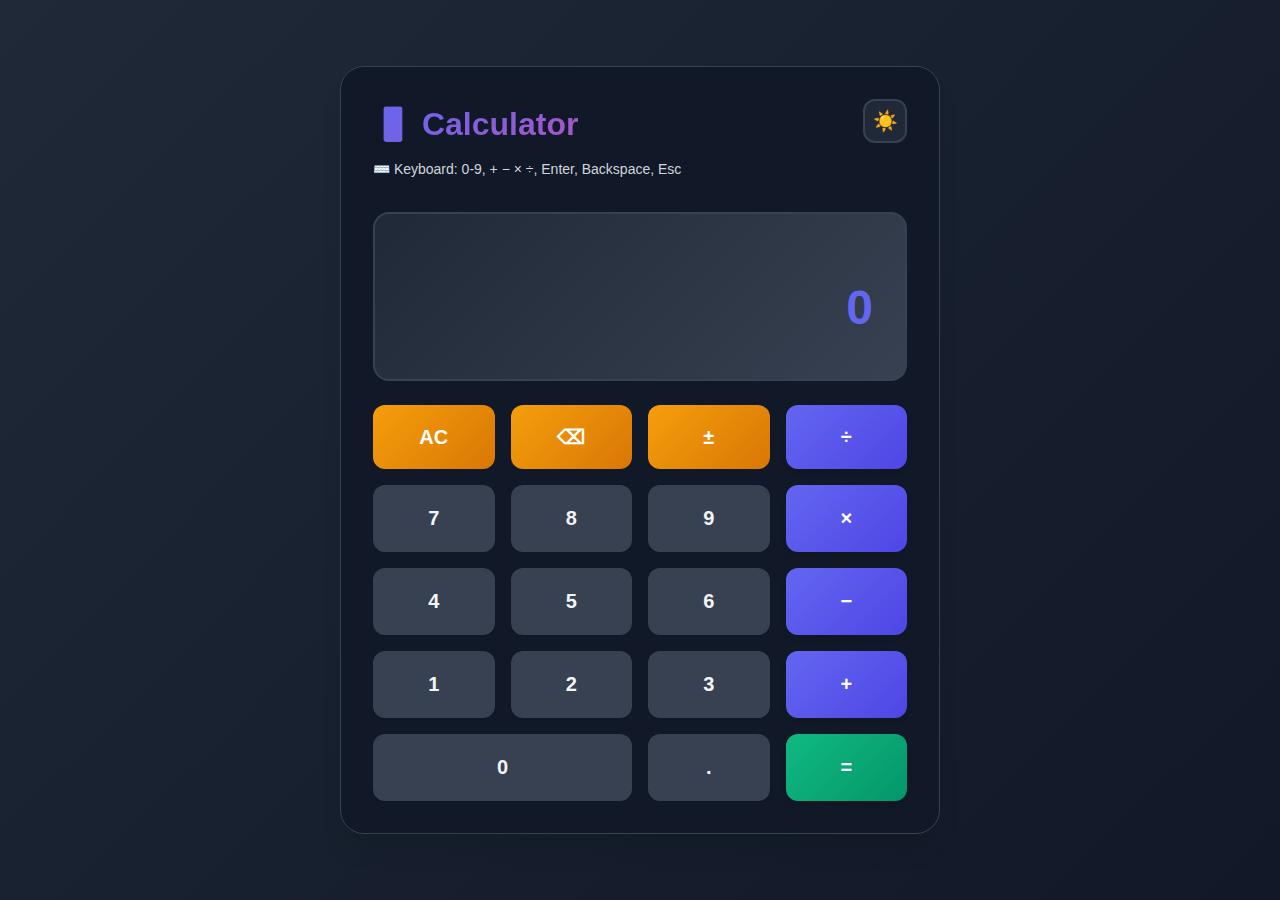
<file: calculator/index.html>
<!DOCTYPE html>
<html lang="en">
  <head>
    <meta charset="UTF-8" />
    <meta name="viewport" content="width=device-width, initial-scale=1.0" />
    <title>Modern Calculator</title>
    <link rel="stylesheet" href="./style.css" />
  </head>
  <body>
    <main class="app">
      <section class="card">
        <div class="header-top">
          <header class="header">
            <h1>📱 Calculator</h1>
            <p class="sub">⌨️ Keyboard: 0-9, + − × ÷, Enter, Backspace, Esc</p>
          </header>
          <button class="theme-toggle" id="themeToggle" aria-label="Toggle theme">🌙</button>
        </div>

        <div class="display" aria-live="polite" role="status">
          <div class="expression" id="expression"></div>
          <div class="result" id="result">0</div>
        </div>

        <div class="grid" id="keys">
          <button class="key key--fn" data-action="clear" aria-label="Clear all">AC</button>
          <button class="key key--fn" data-action="backspace" aria-label="Backspace">⌫</button>
          <button class="key key--fn" data-action="sign" aria-label="Toggle sign">±</button>
          <button class="key key--op" data-op="/" aria-label="Divide">÷</button>

          <button class="key" data-digit="7">7</button>
          <button class="key" data-digit="8">8</button>
          <button class="key" data-digit="9">9</button>
          <button class="key key--op" data-op="*" aria-label="Multiply">×</button>

          <button class="key" data-digit="4">4</button>
          <button class="key" data-digit="5">5</button>
          <button class="key" data-digit="6">6</button>
          <button class="key key--op" data-op="-" aria-label="Subtract">−</button>

          <button class="key" data-digit="1">1</button>
          <button class="key" data-digit="2">2</button>
          <button class="key" data-digit="3">3</button>
          <button class="key key--op" data-op="+" aria-label="Add">+</button>

          <button class="key key--wide" data-digit="0">0</button>
          <button class="key" data-action="dot" aria-label="Decimal point">.</button>
          <button class="key key--eq" data-action="equals" aria-label="Equals">=</button>
        </div>
      </section>
    </main>

    <script src="./script.js"></script>
  </body>
</html>
</file>
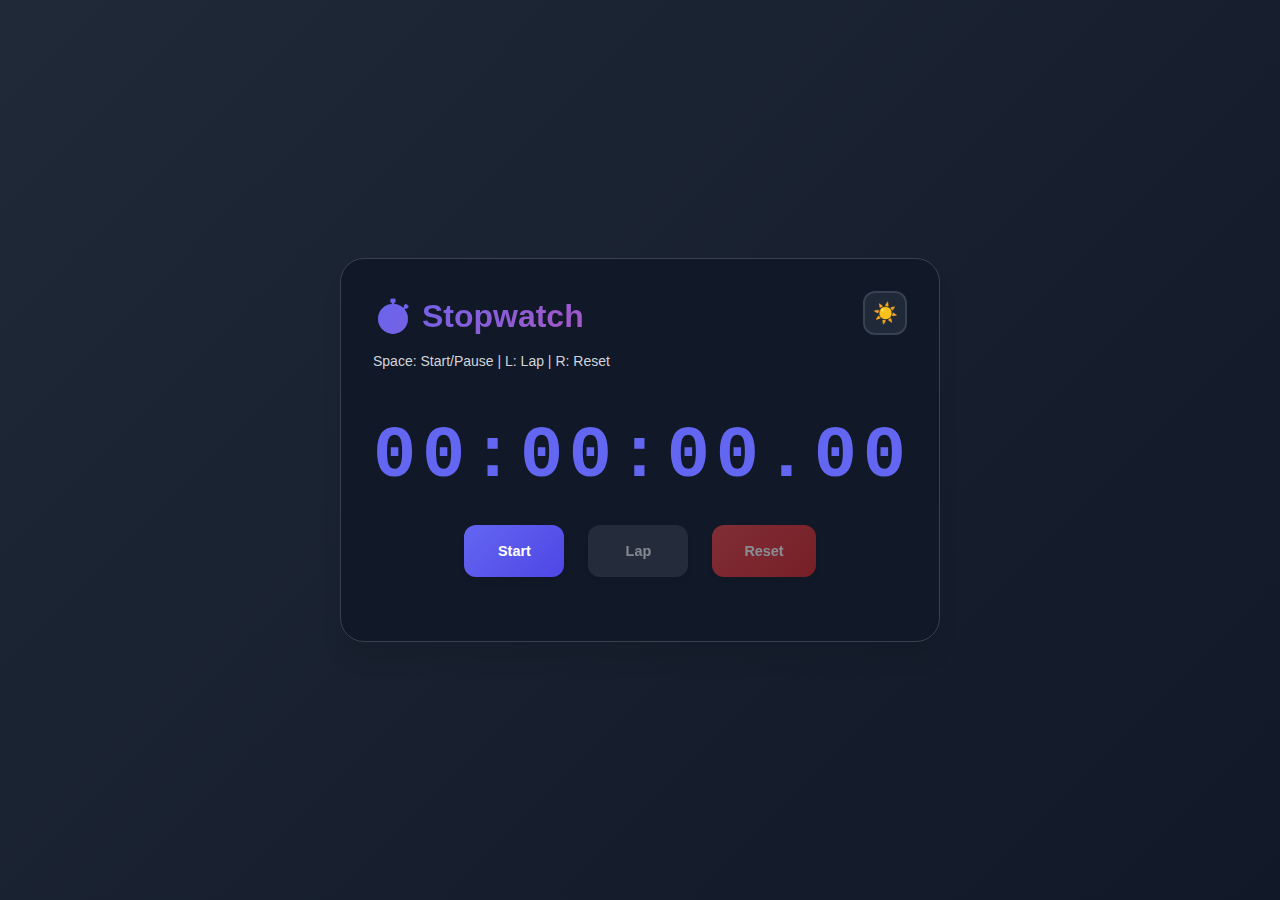
<file: stopwatch/index.html>
<!DOCTYPE html>
<html lang="en">
  <head>
    <meta charset="UTF-8" />
    <meta name="viewport" content="width=device-width, initial-scale=1.0" />
    <title>Modern Stopwatch</title>
    <link rel="stylesheet" href="./style.css" />
  </head>
  <body>
    <main class="app">
      <section class="card">
        <div class="header-top">
          <header class="header">
            <h1>⏱️ Stopwatch</h1>
            <p class="sub">Space: Start/Pause | L: Lap | R: Reset</p>
          </header>
          <button class="theme-toggle" id="themeToggle" aria-label="Toggle theme">🌙</button>
        </div>

        <div class="time" id="time" aria-live="polite" role="status">00:00:00.00</div>

        <div class="controls controls--3">
          <button class="btn btn--primary" id="startPause" aria-label="Start or pause the stopwatch">Start</button>
          <button class="btn btn--secondary" id="lap" disabled aria-label="Record a lap time">Lap</button>
          <button class="btn btn--danger" id="reset" disabled aria-label="Reset the stopwatch">Reset</button>
        </div>

        <div class="lap-list" id="lapList" aria-live="polite" aria-label="Lap times"></div>
      </section>
    </main>

    <script src="./script.js"></script>
  </body>
</html>
</file>
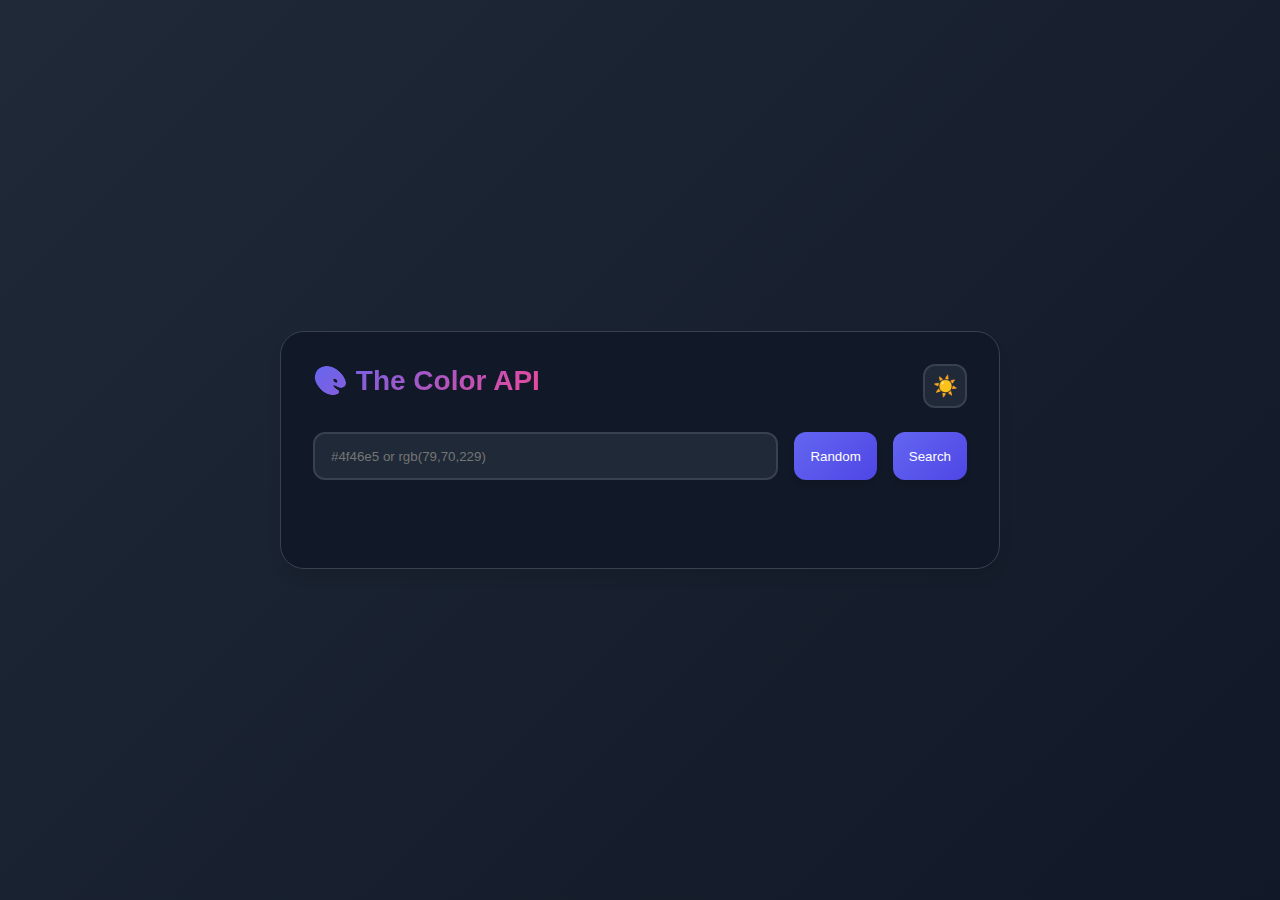
<file: the-color/index.html>
<!DOCTYPE html>
<html lang="en">
  <head>
    <meta charset="UTF-8" />
    <meta name="viewport" content="width=device-width, initial-scale=1.0" />
    <title>The Color</title>
    <link rel="stylesheet" href="./style.css" />
  </head>
  <body>
    <main class="app">
      <section class="card">
        <div class="header-top">
          <header class="header">
            <h1>🎨 The Color API</h1>
          </header>
          <button id="themeToggle" class="theme-toggle" aria-label="Toggle theme">🌙</button>
        </div>

        <div class="input-row">
          <input id="hexInput" type="text" placeholder="#4f46e5 or rgb(79,70,229)" aria-label="Enter color" />
          <button id="randomBtn" class="btn-primary" aria-label="Random color">Random</button>
          <button id="searchBtn" class="btn-primary" aria-label="Search color">Search</button>
          <button id="loadMoreBtn" class="btn-secondary hidden" aria-label="Load more random colors">Load More</button>
        </div>

        <p id="status" class="status" aria-live="polite"></p>
        <div id="errorBox" class="error-box hidden" role="alert"></div>

        <!-- Color Result -->
        <div id="colorResult" class="color-result hidden">
          <div class="swatch" id="swatch" aria-label="Color swatch"></div>
          <div class="color-info">
            <h2 id="name"></h2>
            <div class="info-grid">
              <div class="info-item"><span class="label">HEX</span><span id="hex" class="value"></span></div>
              <div class="info-item"><span class="label">RGB</span><span id="rgb" class="value"></span></div>
              <div class="info-item"><span class="label">HSL</span><span id="hsl" class="value"></span></div>
              <div class="info-item"><span class="label">CMYK</span><span id="cmyk" class="value"></span></div>
            </div>
          </div>
        </div>

        <!-- Palette -->
        <div id="paletteBox" class="palette hidden">
          <h3 class="palette-title">🎯 Suggested Palette</h3>
          <div id="paletteGrid" class="palette-grid"></div>
        </div>
      </section>
    </main>

    <script src="./script.js"></script>
  </body>
</html>
</file>
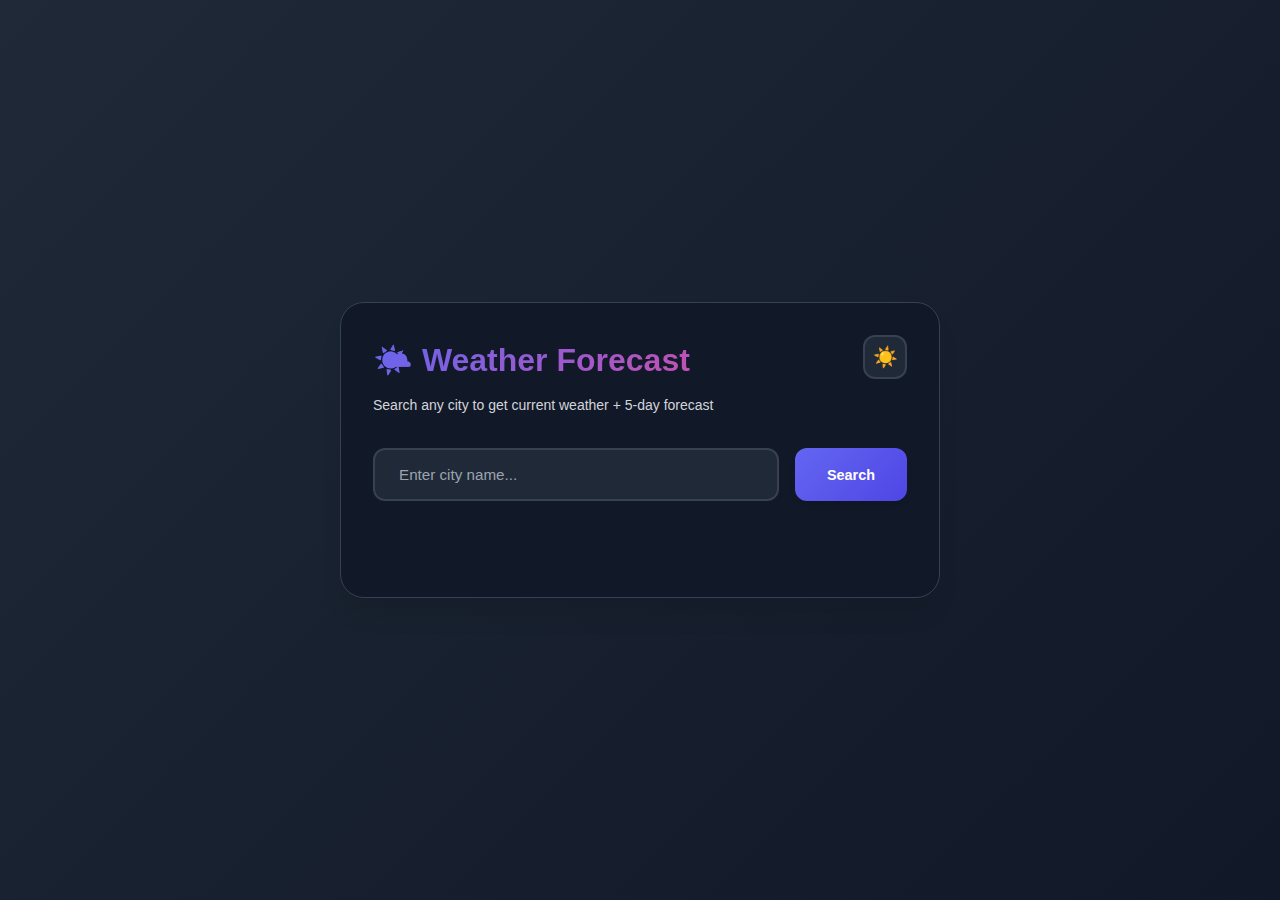
<file: weather-api/index.html>
<!DOCTYPE html>
<html lang="en">
<head>
  <meta charset="UTF-8" />
  <title>Modern Weather App</title>
  <meta name="viewport" content="width=device-width, initial-scale=1" />
  <link rel="stylesheet" href="./style.css" />
</head>
<body>
  <main class="app">
    <section class="card">
      <div class="header-top">
        <header class="header">
          <h1>🌤️ Weather Forecast</h1>
          <p class="sub">Search any city to get current weather + 5-day forecast</p>
        </header>
        <button id="themeToggle" class="theme-toggle" aria-label="Toggle theme">🌙</button>
      </div>

      <div class="input-row">
        <input
          type="text"
          id="cityInput"
          placeholder="Enter city name..."
          autocomplete="off"
          aria-label="City input"
        />
        <button id="searchBtn" class="btn-primary">Search</button>
      </div>

      <!-- Location choices -->
      <select id="placeSelect" class="hidden" aria-label="Choose location"></select>

      <!-- Status + Error -->
      <p id="status" class="status" aria-live="polite" role="status"></p>
      <div id="errorBox" class="error-box hidden" role="alert"></div>

      <!-- Current Weather -->
      <div id="weatherResult" class="weather hidden">
        <div class="weather-main">
          <div class="weather-info">
            <h2 id="cityName"></h2>
            <p id="country" class="country-info"></p>
            <p id="description" class="description"></p>
          </div>

          <div class="temp-block">
            <span id="temp" class="temp"></span>
            <span class="temp-unit">°C</span>
          </div>
        </div>

        <div class="weather-extra">
          <div class="weather-item">
            <span class="label">Feels like</span>
            <span id="feelsLike" class="value"></span><span class="unit">°C</span>
          </div>
          <div class="weather-item">
            <span class="label">Humidity</span>
            <span id="humidity" class="value"></span><span class="unit">%</span>
          </div>
          <div class="weather-item">
            <span class="label">Wind</span>
            <span id="wind" class="value"></span><span class="unit">m/s</span>
          </div>
        </div>
      </div>

      <!-- 5-Day Forecast -->
      <div id="forecastBox" class="forecast hidden">
        <h3 class="forecast-title">📅 5-Day Forecast</h3>
        <div id="forecastGrid" class="forecast-grid"></div>
      </div>
    </section>
  </main>

  <script src="./script.js"></script>
</body>
</html>
</file>
<file: calculator/style.css>
/* ========================================
   CALCULATOR - Complete Standalone Styles
   Modern, responsive, accessible UI
   ======================================== */

:root {
  /* Colors - Light Mode */
  --primary: #6366f1;
  --primary-dark: #4f46e5;
  --primary-light: #818cf8;
  --secondary: #ec4899;
  --accent: #f59e0b;
  --success: #10b981;
  --danger: #ef4444;
  --warning: #f59e0b;

  /* Backgrounds */
  --bg-primary: #ffffff;
  --bg-secondary: #f9fafb;
  --bg-tertiary: #f3f4f6;

  /* Text */
  --text-primary: #1f2937;
  --text-secondary: #6b7280;
  --text-tertiary: #9ca3af;

  /* Borders */
  --border-color: #e5e7eb;

  /* Shadows */
  --shadow-sm: 0 1px 2px 0 rgba(0, 0, 0, 0.05);
  --shadow-md: 0 4px 6px -1px rgba(0, 0, 0, 0.1);
  --shadow-lg: 0 10px 15px -3px rgba(0, 0, 0, 0.1);
  --shadow-xl: 0 20px 25px -5px rgba(0, 0, 0, 0.1);

  /* Spacing */
  --spacing-xs: 0.25rem;
  --spacing-sm: 0.5rem;
  --spacing-md: 1rem;
  --spacing-lg: 1.5rem;
  --spacing-xl: 2rem;
  --spacing-2xl: 3rem;

  /* Border Radius */
  --radius-md: 0.5rem;
  --radius-lg: 0.75rem;
  --radius-xl: 1rem;
  --radius-2xl: 1.5rem;

  /* Transitions */
  --transition: all 0.3s ease;
  --transition-fast: all 0.15s ease;
}

/* Dark Mode */
[data-theme="dark"] {
  --bg-primary: #111827;
  --bg-secondary: #1f2937;
  --bg-tertiary: #374151;
  --text-primary: #f3f4f6;
  --text-secondary: #d1d5db;
  --text-tertiary: #9ca3af;
  --border-color: #374151;
}

/* ========================================
   RESET & BASE STYLES
   ======================================== */

* {
  margin: 0;
  padding: 0;
  box-sizing: border-box;
}

html {
  font-size: 16px;
}

body {
  font-family: -apple-system, BlinkMacSystemFont, "Segoe UI", Roboto, "Helvetica Neue", Arial, sans-serif;
  background: linear-gradient(135deg, var(--bg-secondary) 0%, var(--bg-primary) 100%);
  color: var(--text-primary);
  background-color: var(--bg-primary);
  line-height: 1.6;
  transition: var(--transition);
  min-height: 100vh;
}

button {
  cursor: pointer;
  border: none;
  font-family: inherit;
  color: inherit;
}

/* ========================================
   LAYOUT
   ======================================== */

.app {
  min-height: 100vh;
  display: flex;
  align-items: center;
  justify-content: center;
  padding: var(--spacing-md);
  animation: fadeIn 0.6s ease;
}

@keyframes fadeIn {
  from {
    opacity: 0;
    transform: translateY(10px);
  }
  to {
    opacity: 1;
    transform: translateY(0);
  }
}

.card {
  background: var(--bg-primary);
  border: 1px solid var(--border-color);
  border-radius: var(--radius-2xl);
  padding: var(--spacing-xl);
  box-shadow: var(--shadow-xl);
  max-width: 600px;
  width: 100%;
  transition: var(--transition);
}

.card:hover {
  box-shadow: var(--shadow-lg);
}

/* ========================================
   HEADER
   ======================================== */

.header-top {
  display: flex;
  justify-content: space-between;
  align-items: flex-start;
  gap: var(--spacing-lg);
  margin-bottom: var(--spacing-xl);
}

.header {
  flex: 1;
}

.header h1 {
  font-size: 2rem;
  font-weight: 700;
  margin-bottom: var(--spacing-sm);
  background: linear-gradient(135deg, var(--primary) 0%, var(--secondary) 100%);
  -webkit-background-clip: text;
  -webkit-text-fill-color: transparent;
  background-clip: text;
}

.sub {
  color: var(--text-secondary);
  font-size: 0.875rem;
  margin-top: var(--spacing-sm);
}

/* ========================================
   THEME TOGGLE
   ======================================== */

.theme-toggle {
  background: var(--bg-secondary);
  border: 2px solid var(--border-color);
  border-radius: var(--radius-lg);
  width: 44px;
  height: 44px;
  display: flex;
  align-items: center;
  justify-content: center;
  font-size: 1.25rem;
  cursor: pointer;
  transition: var(--transition-fast);
  flex-shrink: 0;
}

.theme-toggle:hover {
  background: var(--border-color);
  transform: scale(1.1);
}

/* ========================================
   DISPLAY
   ======================================== */

.display {
  background: linear-gradient(135deg, var(--bg-secondary) 0%, var(--bg-tertiary) 100%);
  border-radius: var(--radius-xl);
  padding: var(--spacing-xl);
  margin-bottom: var(--spacing-lg);
  text-align: right;
  border: 2px solid var(--border-color);
  min-height: 140px;
  display: flex;
  flex-direction: column;
  justify-content: space-between;
}

.expression {
  color: var(--text-secondary);
  font-size: 1rem;
  min-height: 1.5rem;
  word-break: break-all;
}

.result {
  font-size: 3rem;
  font-weight: 700;
  color: var(--primary);
  word-wrap: break-word;
  word-break: break-all;
}

/* ========================================
   BUTTONS & GRID
   ======================================== */

.grid {
  display: grid;
  grid-template-columns: repeat(4, 1fr);
  gap: var(--spacing-md);
  animation: slideIn 0.4s ease;
}

@keyframes slideIn {
  from {
    opacity: 0;
    transform: translateX(-10px);
  }
  to {
    opacity: 1;
    transform: translateX(0);
  }
}

.key {
  padding: 1.25rem;
  border-radius: var(--radius-lg);
  font-size: 1.25rem;
  font-weight: 600;
  background: var(--bg-tertiary);
  color: var(--text-primary);
  border: 2px solid var(--border-color);
  transition: var(--transition-fast);
  cursor: pointer;
  box-shadow: var(--shadow-sm);
}

.key:hover:not(:disabled) {
  background: var(--border-color);
  transform: translateY(-3px);
  box-shadow: var(--shadow-md);
}

.key:active:not(:disabled) {
  transform: translateY(-1px);
}

.key--op {
  background: linear-gradient(135deg, var(--primary) 0%, var(--primary-dark) 100%);
  color: white;
  font-weight: 700;
  border: none;
  box-shadow: var(--shadow-md);
}

.key--op:hover:not(:disabled) {
  transform: translateY(-3px);
  box-shadow: var(--shadow-lg);
}

.key--eq {
  background: linear-gradient(135deg, var(--success) 0%, #059669 100%);
  color: white;
  font-weight: 700;
  border: none;
  box-shadow: var(--shadow-md);
  grid-column: span 1;
}

.key--eq:hover:not(:disabled) {
  transform: translateY(-3px);
  box-shadow: var(--shadow-lg);
}

.key--fn {
  background: linear-gradient(135deg, var(--warning) 0%, #d97706 100%);
  color: white;
  font-weight: 600;
  border: none;
  box-shadow: var(--shadow-sm);
}

.key--fn:hover:not(:disabled) {
  background: linear-gradient(135deg, #d97706 0%, #b45309 100%);
  transform: translateY(-3px);
  box-shadow: var(--shadow-md);
}

.key--wide {
  grid-column: span 2;
}

.key:disabled {
  opacity: 0.5;
  cursor: not-allowed;
}

/* ========================================
   RESPONSIVE DESIGN
   ======================================== */

@media (max-width: 768px) {
  html {
    font-size: 14px;
  }

  .card {
    padding: var(--spacing-lg);
  }

  .header h1 {
    font-size: 1.5rem;
  }

  .result {
    font-size: 2rem;
  }

  .grid {
    gap: var(--spacing-sm);
  }

  .key {
    padding: var(--spacing-md);
    font-size: 1rem;
  }
}

@media (max-width: 480px) {
  .display {
    min-height: 120px;
    padding: var(--spacing-lg);
  }

  .result {
    font-size: 2.25rem;
  }

  .header-top {
    flex-direction: column;
    gap: var(--spacing-md);
    margin-bottom: var(--spacing-lg);
  }

  .header h1 {
    font-size: 1.25rem;
  }

  .key {
    padding: 1rem;
    font-size: 1.125rem;
  }
}

@media (prefers-reduced-motion: reduce) {
  * {
    animation-duration: 0.01ms !important;
    transition-duration: 0.01ms !important;
  }
}
</file>
<file: stopwatch/style.css>
/* ========================================
   STOPWATCH - Complete Standalone Styles
   Modern, responsive, accessible UI
   ======================================== */

:root {
  /* Colors - Light Mode */
  --primary: #6366f1;
  --primary-dark: #4f46e5;
  --primary-light: #818cf8;
  --secondary: #ec4899;
  --accent: #f59e0b;
  --success: #10b981;
  --danger: #ef4444;
  --warning: #f59e0b;

  /* Backgrounds */
  --bg-primary: #ffffff;
  --bg-secondary: #f9fafb;
  --bg-tertiary: #f3f4f6;

  /* Text */
  --text-primary: #1f2937;
  --text-secondary: #6b7280;
  --text-tertiary: #9ca3af;

  /* Borders */
  --border-color: #e5e7eb;

  /* Shadows */
  --shadow-sm: 0 1px 2px 0 rgba(0, 0, 0, 0.05);
  --shadow-md: 0 4px 6px -1px rgba(0, 0, 0, 0.1);
  --shadow-lg: 0 10px 15px -3px rgba(0, 0, 0, 0.1);

  /* Spacing */
  --spacing-xs: 0.25rem;
  --spacing-sm: 0.5rem;
  --spacing-md: 1rem;
  --spacing-lg: 1.5rem;
  --spacing-xl: 2rem;
  --spacing-2xl: 3rem;

  /* Border Radius */
  --radius-lg: 0.75rem;
  --radius-xl: 1rem;
  --radius-2xl: 1.5rem;

  /* Transitions */
  --transition: all 0.3s ease;
  --transition-fast: all 0.15s ease;
}

/* Dark Mode */
[data-theme="dark"] {
  --bg-primary: #111827;
  --bg-secondary: #1f2937;
  --bg-tertiary: #374151;
  --text-primary: #f3f4f6;
  --text-secondary: #d1d5db;
  --text-tertiary: #9ca3af;
  --border-color: #374151;
}

/* ========================================
   RESET & BASE STYLES
   ======================================== */

* {
  margin: 0;
  padding: 0;
  box-sizing: border-box;
}

html {
  font-size: 16px;
}

body {
  font-family: -apple-system, BlinkMacSystemFont, "Segoe UI", Roboto, "Helvetica Neue", Arial, sans-serif;
  background: linear-gradient(135deg, var(--bg-secondary) 0%, var(--bg-primary) 100%);
  color: var(--text-primary);
  background-color: var(--bg-primary);
  line-height: 1.6;
  transition: var(--transition);
  min-height: 100vh;
}

button {
  cursor: pointer;
  border: none;
  font-family: inherit;
  color: inherit;
}

/* ========================================
   LAYOUT
   ======================================== */

.app {
  min-height: 100vh;
  display: flex;
  align-items: center;
  justify-content: center;
  padding: var(--spacing-md);
  animation: fadeIn 0.6s ease;
}

@keyframes fadeIn {
  from {
    opacity: 0;
    transform: translateY(10px);
  }
  to {
    opacity: 1;
    transform: translateY(0);
  }
}

.card {
  background: var(--bg-primary);
  border: 1px solid var(--border-color);
  border-radius: var(--radius-2xl);
  padding: var(--spacing-xl);
  box-shadow: 0 20px 25px -5px rgba(0, 0, 0, 0.1);
  max-width: 600px;
  width: 100%;
  transition: var(--transition);
}

.card:hover {
  box-shadow: var(--shadow-lg);
}

/* ========================================
   HEADER
   ======================================== */

.header-top {
  display: flex;
  justify-content: space-between;
  align-items: flex-start;
  gap: var(--spacing-lg);
  margin-bottom: var(--spacing-xl);
}

.header {
  flex: 1;
}

.header h1 {
  font-size: 2rem;
  font-weight: 700;
  margin: 0 0 var(--spacing-sm) 0;
  background: linear-gradient(135deg, var(--primary) 0%, var(--secondary) 100%);
  -webkit-background-clip: text;
  -webkit-text-fill-color: transparent;
  background-clip: text;
}

.sub {
  color: var(--text-secondary);
  font-size: 0.875rem;
  margin: 0;
}

/* ========================================
   THEME TOGGLE
   ======================================== */

.theme-toggle {
  background: var(--bg-secondary);
  border: 2px solid var(--border-color);
  border-radius: var(--radius-lg);
  width: 44px;
  height: 44px;
  display: flex;
  align-items: center;
  justify-content: center;
  font-size: 1.25rem;
  cursor: pointer;
  transition: var(--transition-fast);
  flex-shrink: 0;
}

.theme-toggle:hover {
  background: var(--border-color);
  transform: scale(1.1);
}

/* ========================================
   TIME DISPLAY
   ======================================== */

.time {
  font-size: 4.5rem;
  font-weight: 700;
  text-align: center;
  margin: var(--spacing-2xl) 0 var(--spacing-xl) 0;
  color: var(--primary);
  font-family: "Courier New", monospace;
  letter-spacing: 0.08em;
  animation: slideIn 0.4s ease;
  line-height: 1;
}

@keyframes slideIn {
  from {
    opacity: 0;
    transform: translateX(-10px);
  }
  to {
    opacity: 1;
    transform: translateX(0);
  }
}

/* ========================================
   CONTROLS
   ======================================== */

.controls {
  display: flex;
  gap: var(--spacing-md);
  justify-content: center;
  flex-wrap: wrap;
  margin-bottom: var(--spacing-xl);
}

.controls--3 {
  gap: var(--spacing-lg);
}

.btn {
  padding: var(--spacing-md) var(--spacing-xl);
  border-radius: var(--radius-lg);
  font-size: 0.9rem;
  font-weight: 600;
  transition: var(--transition-fast);
  cursor: pointer;
  border: none;
  outline: none;
  box-shadow: var(--shadow-md);
  min-width: 100px;
}

.btn--primary {
  background: linear-gradient(135deg, var(--primary) 0%, var(--primary-dark) 100%);
  color: white;
}

.btn--primary:hover:not(:disabled) {
  transform: translateY(-2px);
  box-shadow: var(--shadow-lg);
}

.btn--primary:active:not(:disabled) {
  transform: translateY(0);
}

.btn--secondary {
  background: var(--bg-tertiary);
  color: var(--text-primary);
  border: 2px solid var(--border-color);
}

.btn--secondary:hover:not(:disabled) {
  background: var(--border-color);
  transform: translateY(-2px);
}

.btn--danger {
  background: linear-gradient(135deg, var(--danger) 0%, #dc2626 100%);
  color: white;
}

.btn--danger:hover:not(:disabled) {
  transform: translateY(-2px);
  box-shadow: var(--shadow-lg);
}

.btn--danger:active:not(:disabled) {
  transform: translateY(0);
}

.btn:disabled {
  opacity: 0.5;
  cursor: not-allowed;
}

/* ========================================
   LAP LIST
   ======================================== */

.lap-list {
  margin-top: var(--spacing-xl);
  max-height: 350px;
  overflow-y: auto;
  padding-right: var(--spacing-sm);
}

.lap-list::-webkit-scrollbar {
  width: 6px;
}

.lap-list::-webkit-scrollbar-track {
  background: transparent;
}

.lap-list::-webkit-scrollbar-thumb {
  background: var(--border-color);
  border-radius: 3px;
}

.lap-list::-webkit-scrollbar-thumb:hover {
  background: var(--text-secondary);
}

.lap-item {
  display: flex;
  justify-content: space-between;
  align-items: center;
  padding: var(--spacing-md) var(--spacing-lg);
  background: linear-gradient(135deg, var(--bg-secondary) 0%, var(--bg-tertiary) 100%);
  border-radius: var(--radius-lg);
  margin-bottom: var(--spacing-sm);
  border-left: 4px solid var(--primary);
  animation: slideIn 0.3s ease;
  font-size: 0.95rem;
}

.lap-number {
  font-weight: 700;
  color: var(--text-primary);
  min-width: 60px;
}

.lap-time {
  font-family: "Courier New", monospace;
  color: var(--primary);
  font-weight: 600;
  flex: 1;
  text-align: right;
  margin: 0 var(--spacing-lg);
}

.lap-total {
  font-family: "Courier New", monospace;
  color: var(--text-secondary);
  font-size: 0.85rem;
}

/* ========================================
   RESPONSIVE DESIGN
   ======================================== */

@media (max-width: 768px) {
  .time {
    font-size: 3.5rem;
  }

  .controls {
    gap: var(--spacing-md);
  }

  .btn {
    padding: var(--spacing-md) var(--spacing-lg);
    font-size: 0.85rem;
    min-width: 90px;
  }
}

@media (max-width: 480px) {
  html {
    font-size: 14px;
  }

  .card {
    padding: var(--spacing-lg);
  }

  .header-top {
    flex-direction: column;
    gap: var(--spacing-md);
    margin-bottom: var(--spacing-lg);
  }

  .header h1 {
    font-size: 1.5rem;
  }

  .time {
    font-size: 2.5rem;
    margin: var(--spacing-xl) 0 var(--spacing-lg) 0;
  }

  .controls {
    flex-direction: column;
    width: 100%;
  }

  .btn {
    width: 100%;
    padding: var(--spacing-md);
    min-width: unset;
  }

  .lap-item {
    flex-wrap: wrap;
    gap: var(--spacing-sm);
  }

  .lap-number {
    flex: 1;
  }

  .lap-time {
    flex: 1;
    margin: 0;
  }

  .lap-total {
    width: 100%;
    text-align: right;
  }
}

@media (prefers-reduced-motion: reduce) {
  * {
    animation-duration: 0.01ms !important;
    transition-duration: 0.01ms !important;
  }
}
</file>
<file: the-color/style.css>
/* Standalone styles for The Color API demo */
:root {--primary:#6366f1;--primary-dark:#4f46e5;--secondary:#ec4899;--bg-primary:#ffffff;--bg-secondary:#f9fafb;--bg-tertiary:#f3f4f6;--text-primary:#1f2937;--text-secondary:#6b7280;--border-color:#e5e7eb;--radius-lg:.75rem;--radius-xl:1rem;--radius-2xl:1.5rem;--spacing-sm:.5rem;--spacing-md:1rem;--spacing-lg:1.5rem;--spacing-xl:2rem;--shadow-md:0 4px 6px -1px rgba(0,0,0,.1);--shadow-lg:0 10px 15px -3px rgba(0,0,0,.1)}
[data-theme="dark"]{--bg-primary:#111827;--bg-secondary:#1f2937;--bg-tertiary:#374151;--text-primary:#f3f4f6;--text-secondary:#d1d5db;--border-color:#374151}
*{box-sizing:border-box;margin:0;padding:0}
body{font-family:Segoe UI,Roboto,Arial,sans-serif;background:linear-gradient(135deg,var(--bg-secondary),var(--bg-primary));color:var(--text-primary);min-height:100vh}
.app{min-height:100vh;display:flex;align-items:center;justify-content:center;padding:var(--spacing-md)}
.card{background:var(--bg-primary);border:1px solid var(--border-color);border-radius:var(--radius-2xl);padding:var(--spacing-xl);box-shadow:var(--shadow-lg);max-width:720px;width:100%}
.header-top{display:flex;justify-content:space-between;align-items:flex-start;gap:var(--spacing-lg);margin-bottom:var(--spacing-lg)}
.header h1{font-size:1.75rem;margin-bottom:.25rem;background:linear-gradient(135deg,var(--primary),var(--secondary));-webkit-background-clip:text;-webkit-text-fill-color:transparent;background-clip:text}
.sub{color:var(--text-secondary);font-size:.9rem}
.theme-toggle{background:var(--bg-secondary);border:2px solid var(--border-color);border-radius:.75rem;width:44px;height:44px;display:flex;align-items:center;justify-content:center;font-size:1.25rem;cursor:pointer}
.input-row{display:grid;grid-template-columns:1fr auto auto;gap:var(--spacing-md);margin-top:var(--spacing-lg)}
input[type=text]{padding:.9rem 1rem;border:2px solid var(--border-color);border-radius:.75rem;background:var(--bg-secondary);color:var(--text-primary)}
.btn-primary{padding:.9rem 1rem;border-radius:.75rem;background:linear-gradient(135deg,var(--primary),var(--primary-dark));color:#fff;box-shadow:var(--shadow-md);border:none;cursor:pointer}
.btn-secondary{padding:.9rem 1rem;border-radius:.75rem;background:var(--bg-tertiary);color:var(--text-primary);border:2px solid var(--border-color);cursor:pointer}
.status{text-align:center;color:var(--text-secondary);min-height:1.5rem;margin:var(--spacing-md) 0}
.error-box{background:rgba(239,68,68,.12);border-left:4px solid #ef4444;border-radius:.75rem;padding:.75rem 1rem;color:#ef4444;margin:.5rem 0}
.hidden{display:none!important}
.color-result{display:flex;gap:var(--spacing-lg);align-items:center;margin-top:var(--spacing-lg)}
.swatch{width:140px;height:140px;border-radius:1rem;border:4px solid var(--border-color);box-shadow:var(--shadow-md)}
.color-info h2{font-size:1.5rem;margin-bottom:.5rem}
.info-grid{display:grid;grid-template-columns:repeat(2, minmax(140px,1fr));gap:var(--spacing-md)}
.label{display:block;font-size:.75rem;text-transform:uppercase;color:var(--text-secondary);margin-bottom:.25rem}
.value{font-weight:700}
.palette{margin-top:var(--spacing-xl)}
.palette-title{font-size:1.1rem;margin-bottom:.75rem;color:var(--text-secondary)}
.palette-grid{display:grid;grid-template-columns:repeat(auto-fit,minmax(100px,1fr));gap:var(--spacing-md)}
.palette-card{border-radius:.75rem;overflow:hidden;box-shadow:var(--shadow-md);border:1px solid var(--border-color)}
.palette-chip{height:72px}
.palette-meta{padding:.5rem .75rem;display:flex;justify-content:space-between;align-items:center}
.palette-hex{font-weight:700}
@media(max-width:560px){.color-result{flex-direction:column}.swatch{width:120px;height:120px}.info-grid{grid-template-columns:1fr 1fr}}
</file>
<file: weather-api/style.css>
/* ========================================
   WEATHER APP - Complete Standalone Styles
   Modern, responsive, accessible UI
   ======================================== */

:root {
  /* Colors - Light Mode */
  --primary: #6366f1;
  --primary-dark: #4f46e5;
  --primary-light: #818cf8;
  --secondary: #ec4899;
  --accent: #f59e0b;
  --success: #10b981;
  --danger: #ef4444;
  --warning: #f59e0b;

  /* Backgrounds */
  --bg-primary: #ffffff;
  --bg-secondary: #f9fafb;
  --bg-tertiary: #f3f4f6;

  /* Text */
  --text-primary: #1f2937;
  --text-secondary: #6b7280;
  --text-tertiary: #9ca3af;

  /* Borders */
  --border-color: #e5e7eb;

  /* Shadows */
  --shadow-sm: 0 1px 2px 0 rgba(0, 0, 0, 0.05);
  --shadow-md: 0 4px 6px -1px rgba(0, 0, 0, 0.1);
  --shadow-lg: 0 10px 15px -3px rgba(0, 0, 0, 0.1);

  /* Spacing */
  --spacing-xs: 0.25rem;
  --spacing-sm: 0.5rem;
  --spacing-md: 1rem;
  --spacing-lg: 1.5rem;
  --spacing-xl: 2rem;

  /* Border Radius */
  --radius-lg: 0.75rem;
  --radius-xl: 1rem;
  --radius-2xl: 1.5rem;

  /* Transitions */
  --transition: all 0.3s ease;
  --transition-fast: all 0.15s ease;
}

/* Dark Mode */
[data-theme="dark"] {
  --bg-primary: #111827;
  --bg-secondary: #1f2937;
  --bg-tertiary: #374151;
  --text-primary: #f3f4f6;
  --text-secondary: #d1d5db;
  --text-tertiary: #9ca3af;
  --border-color: #374151;
}

/* ========================================
   RESET & BASE STYLES
   ======================================== */

* {
  margin: 0;
  padding: 0;
  box-sizing: border-box;
}

html {
  font-size: 16px;
}

body {
  font-family: -apple-system, BlinkMacSystemFont, "Segoe UI", Roboto, "Helvetica Neue", Arial, sans-serif;
  background: linear-gradient(135deg, var(--bg-secondary) 0%, var(--bg-primary) 100%);
  color: var(--text-primary);
  background-color: var(--bg-primary);
  line-height: 1.6;
  transition: var(--transition);
  min-height: 100vh;
}

button {
  cursor: pointer;
  border: none;
  font-family: inherit;
  color: inherit;
}

input {
  font-family: inherit;
  color: inherit;
  border: none;
}

/* ========================================
   LAYOUT
   ======================================== */

.app {
  min-height: 100vh;
  display: flex;
  align-items: center;
  justify-content: center;
  padding: var(--spacing-md);
  animation: fadeIn 0.6s ease;
}

@keyframes fadeIn {
  from {
    opacity: 0;
    transform: translateY(10px);
  }
  to {
    opacity: 1;
    transform: translateY(0);
  }
}

.card {
  background: var(--bg-primary);
  border: 1px solid var(--border-color);
  border-radius: var(--radius-2xl);
  padding: var(--spacing-xl);
  box-shadow: 0 20px 25px -5px rgba(0, 0, 0, 0.1);
  max-width: 600px;
  width: 100%;
  transition: var(--transition);
}

/* ========================================
   HEADER
   ======================================== */

.header-top {
  display: flex;
  justify-content: space-between;
  align-items: flex-start;
  gap: var(--spacing-lg);
  margin-bottom: var(--spacing-xl);
}

.header {
  flex: 1;
}

.header h1 {
  font-size: 2rem;
  font-weight: 700;
  margin: 0 0 var(--spacing-sm) 0;
  background: linear-gradient(135deg, var(--primary) 0%, var(--secondary) 100%);
  -webkit-background-clip: text;
  -webkit-text-fill-color: transparent;
  background-clip: text;
}

.sub {
  color: var(--text-secondary);
  font-size: 0.875rem;
  margin: 0;
}

/* ========================================
   THEME TOGGLE
   ======================================== */

.theme-toggle {
  background: var(--bg-secondary);
  border: 2px solid var(--border-color);
  border-radius: var(--radius-lg);
  width: 44px;
  height: 44px;
  display: flex;
  align-items: center;
  justify-content: center;
  font-size: 1.25rem;
  cursor: pointer;
  transition: var(--transition-fast);
  flex-shrink: 0;
}

.theme-toggle:hover {
  background: var(--border-color);
  transform: scale(1.1);
}

/* ========================================
   INPUT ROW
   ======================================== */

.input-row {
  display: flex;
  gap: var(--spacing-md);
  margin-bottom: var(--spacing-lg);
}

input[type="text"],
select {
  padding: var(--spacing-md) var(--spacing-lg);
  border: 2px solid var(--border-color);
  border-radius: var(--radius-lg);
  background: var(--bg-secondary);
  color: var(--text-primary);
  transition: var(--transition-fast);
  font-size: 0.95rem;
}

input[type="text"] {
  flex: 1;
}

input[type="text"]:focus {
  outline: none;
  border-color: var(--primary);
  box-shadow: 0 0 0 3px rgba(99, 102, 241, 0.1);
}

input::placeholder {
  color: var(--text-tertiary);
}

select {
  width: 100%;
  margin-bottom: var(--spacing-lg);
  cursor: pointer;
}

select:focus {
  outline: none;
  border-color: var(--primary);
  box-shadow: 0 0 0 3px rgba(99, 102, 241, 0.1);
}

select:disabled {
  opacity: 0.5;
  cursor: not-allowed;
}

/* ========================================
   BUTTONS
   ======================================== */

.btn-primary {
  padding: var(--spacing-md) var(--spacing-xl);
  border-radius: var(--radius-lg);
  font-size: 0.9rem;
  font-weight: 600;
  background: linear-gradient(135deg, var(--primary) 0%, var(--primary-dark) 100%);
  color: white;
  cursor: pointer;
  transition: var(--transition-fast);
  box-shadow: var(--shadow-md);
}

.btn-primary:hover:not(:disabled) {
  transform: translateY(-2px);
  box-shadow: var(--shadow-lg);
}

.btn-primary:active:not(:disabled) {
  transform: translateY(0);
}

.btn-primary:disabled {
  opacity: 0.5;
  cursor: not-allowed;
}

/* ========================================
   STATUS & ERROR
   ======================================== */

.status {
  text-align: center;
  color: var(--primary);
  font-size: 0.9rem;
  min-height: 1.5rem;
  margin: var(--spacing-md) 0;
  font-weight: 500;
}

.error-box {
  background: linear-gradient(135deg, rgba(239, 68, 68, 0.1), rgba(220, 38, 38, 0.1));
  border-left: 4px solid var(--danger);
  border-radius: var(--radius-lg);
  padding: var(--spacing-md) var(--spacing-lg);
  color: var(--danger);
  margin: var(--spacing-md) 0;
  animation: slideIn 0.3s ease;
  font-size: 0.9rem;
  font-weight: 500;
}

@keyframes slideIn {
  from {
    opacity: 0;
    transform: translateX(-10px);
  }
  to {
    opacity: 1;
    transform: translateX(0);
  }
}

.hidden {
  display: none !important;
}

/* ========================================
   WEATHER DISPLAY
   ======================================== */

.weather {
  background: linear-gradient(135deg, var(--primary) 0%, var(--secondary) 100%);
  color: white;
  border-radius: var(--radius-xl);
  padding: var(--spacing-xl);
  margin: var(--spacing-lg) 0;
  animation: slideIn 0.4s ease;
  box-shadow: var(--shadow-lg);
}

.weather-main {
  display: flex;
  justify-content: space-between;
  align-items: center;
  margin-bottom: var(--spacing-xl);
  gap: var(--spacing-lg);
}

.weather-info {
  flex: 1;
}

.weather-info h2 {
  font-size: 2rem;
  margin: 0 0 var(--spacing-sm) 0;
  font-weight: 700;
}

.country-info {
  opacity: 0.9;
  margin-bottom: var(--spacing-sm);
  font-size: 0.95rem;
}

.description {
  text-transform: capitalize;
  opacity: 0.85;
  font-size: 0.95rem;
}

.temp-block {
  display: flex;
  align-items: flex-start;
  gap: var(--spacing-sm);
}

.temp {
  font-size: 3.5rem;
  font-weight: 700;
  line-height: 1;
}

.temp-unit {
  font-size: 1.25rem;
  margin-top: var(--spacing-sm);
  opacity: 0.9;
}

.weather-extra {
  display: grid;
  grid-template-columns: repeat(auto-fit, minmax(140px, 1fr));
  gap: var(--spacing-md);
}

.weather-item {
  background: rgba(255, 255, 255, 0.12);
  padding: var(--spacing-md) var(--spacing-lg);
  border-radius: var(--radius-lg);
  backdrop-filter: blur(10px);
  border: 1px solid rgba(255, 255, 255, 0.2);
  transition: var(--transition-fast);
}

.weather-item:hover {
  background: rgba(255, 255, 255, 0.15);
  transform: translateY(-2px);
}

.label {
  display: block;
  font-size: 0.75rem;
  text-transform: uppercase;
  opacity: 0.8;
  margin-bottom: var(--spacing-xs);
  font-weight: 600;
  letter-spacing: 0.05em;
}

.value {
  font-size: 1.5rem;
  font-weight: 700;
}

.unit {
  font-size: 0.9rem;
  opacity: 0.9;
  margin-left: 0.25rem;
}

/* ========================================
   FORECAST
   ======================================== */

.forecast {
  margin: var(--spacing-xl) 0 0 0;
  animation: slideIn 0.4s ease;
}

.forecast-title {
  font-size: 1.25rem;
  font-weight: 600;
  margin-bottom: var(--spacing-lg);
  color: var(--text-primary);
}

.forecast-grid {
  display: grid;
  grid-template-columns: repeat(auto-fit, minmax(110px, 1fr));
  gap: var(--spacing-md);
}

.forecast-card {
  background: linear-gradient(135deg, var(--primary) 0%, var(--primary-light) 100%);
  color: white;
  border-radius: var(--radius-lg);
  padding: var(--spacing-lg) var(--spacing-md);
  text-align: center;
  cursor: pointer;
  transition: var(--transition-fast);
  animation: slideIn 0.4s ease;
  box-shadow: var(--shadow-md);
  display: flex;
  flex-direction: column;
  gap: var(--spacing-sm);
}

.forecast-card:hover {
  transform: translateY(-8px);
  box-shadow: var(--shadow-lg);
}

.f-day {
  font-weight: 600;
  margin: 0;
  font-size: 0.85rem;
  opacity: 0.95;
}

.f-temp {
  font-size: 1.5rem;
  font-weight: 700;
  margin: 0;
  line-height: 1;
}

.f-desc {
  font-size: 0.75rem;
  opacity: 0.85;
  text-transform: capitalize;
  margin: 0;
  line-height: 1.3;
}

/* ========================================
   RESPONSIVE DESIGN
   ======================================== */

@media (max-width: 768px) {
  .weather-main {
    flex-direction: column;
    text-align: center;
  }

  .weather-info h2 {
    font-size: 1.5rem;
  }

  .temp {
    font-size: 2.5rem;
  }

  .weather-extra {
    grid-template-columns: repeat(auto-fit, minmax(120px, 1fr));
  }

  .forecast-grid {
    grid-template-columns: repeat(auto-fit, minmax(100px, 1fr));
  }
}

@media (max-width: 480px) {
  html {
    font-size: 14px;
  }

  .card {
    padding: var(--spacing-lg);
  }

  .header-top {
    flex-direction: column;
    gap: var(--spacing-md);
    margin-bottom: var(--spacing-lg);
  }

  .header h1 {
    font-size: 1.5rem;
  }

  .input-row {
    flex-direction: column;
  }

  input[type="text"],
  .btn-primary {
    width: 100%;
  }

  .weather {
    padding: var(--spacing-lg);
  }

  .weather-main {
    flex-direction: column;
    margin-bottom: var(--spacing-lg);
  }

  .weather-info h2 {
    font-size: 1.25rem;
  }

  .temp {
    font-size: 2rem;
  }

  .weather-extra {
    grid-template-columns: 1fr 1fr;
    gap: var(--spacing-sm);
  }

  .weather-item {
    padding: var(--spacing-md);
  }

  .forecast-grid {
    grid-template-columns: repeat(auto-fit, minmax(90px, 1fr));
    gap: var(--spacing-sm);
  }

  .forecast-card {
    padding: var(--spacing-md);
  }

  .f-day {
    font-size: 0.75rem;
  }

  .f-temp {
    font-size: 1.25rem;
  }
}

@media (prefers-reduced-motion: reduce) {
  * {
    animation-duration: 0.01ms !important;
    transition-duration: 0.01ms !important;
  }
}
</file>
